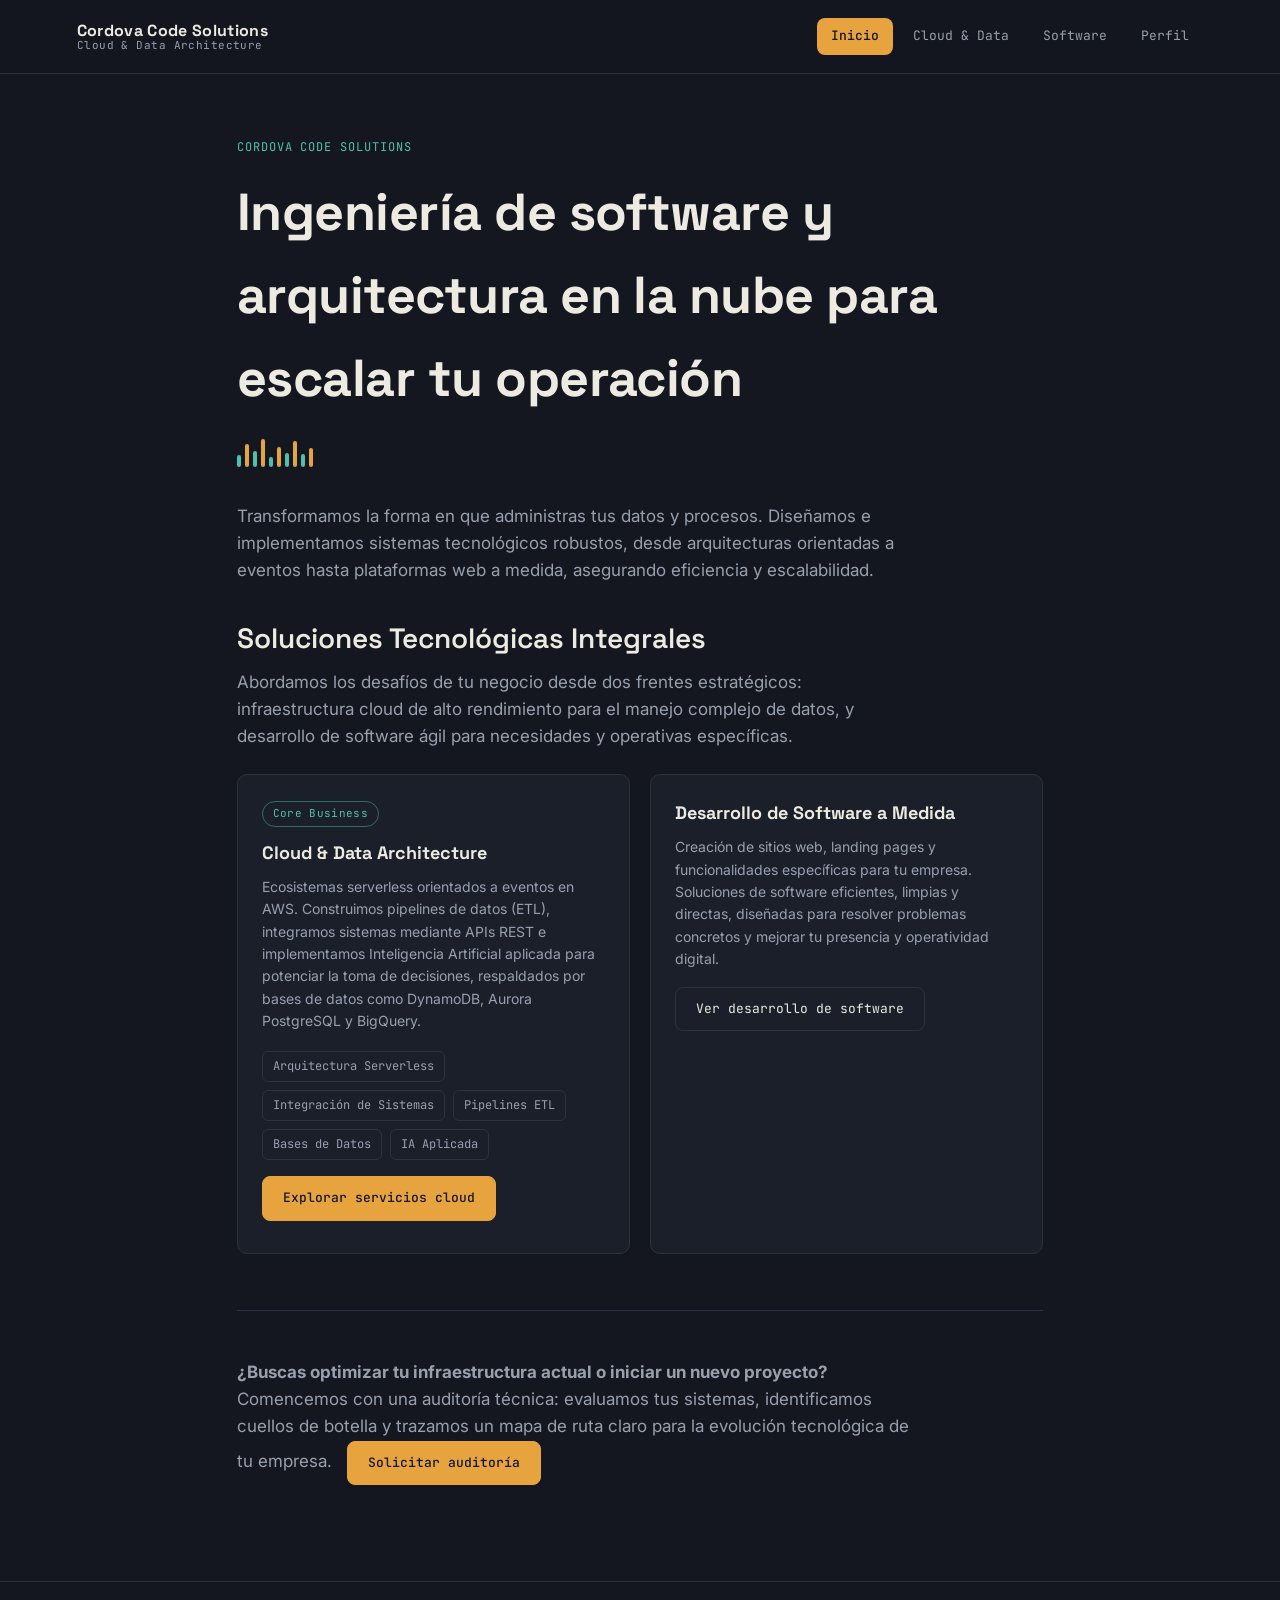
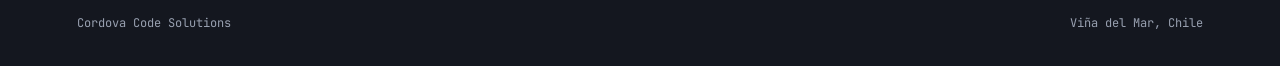
<file: index.html>
<!DOCTYPE html>
<html lang="es">
<head>
<meta charset="UTF-8">
<meta name="viewport" content="width=device-width, initial-scale=1.0">
<title>Cordova Code Solutions — Arquitectura Cloud y Software a Medida</title>
<meta name="description" content="Diseño de arquitectura serverless en AWS, automatización de procesos, pipelines de datos y desarrollo de software a medida para escalar tu negocio.">
<link rel="icon" type="image/svg+xml" href="assets/favicon.svg">
<meta property="og:type" content="website">
<meta property="og:url" content="https://cordovacodes.com/">
<meta property="og:title" content="Cordova Code Solutions — Arquitectura Cloud y Software a Medida">
<meta property="og:description" content="Diseño de arquitectura serverless en AWS, automatización de procesos, pipelines de datos y desarrollo de software a medida para escalar tu negocio.">
<meta property="og:image" content="https://cordovacodes.com/assets/og-image.svg">
<meta property="og:image:type" content="image/svg+xml">
<link rel="preconnect" href="https://fonts.googleapis.com">
<link rel="preconnect" href="https://fonts.gstatic.com" crossorigin>
<link href="https://fonts.googleapis.com/css2?family=Space+Grotesk:wght@400;500;600;700&family=Inter:wght@400;500;600&family=JetBrains+Mono:wght@400;500&display=swap" rel="stylesheet">
<link rel="stylesheet" href="assets/styles.css">
</head>
<body>

<header>
  <a class="brand" href="index.html">
    <span class="brand-main">Cordova Code Solutions</span>
    <span class="brand-sub">Cloud &amp; Data Architecture</span>
  </a>
  <button class="nav-toggle" id="navToggle" aria-label="Abrir menú" aria-expanded="false">☰</button>
  <nav id="mainNav">
    <a href="index.html" aria-current="page">Inicio</a>
    <a href="cloud.html">Cloud &amp; Data</a>
    <a href="software.html">Software</a>
    <a href="perfil.html">Perfil</a>
  </nav>
</header>

<main>
  <section class="page" id="inicio">
    <p class="eyebrow">Cordova Code Solutions</p>
    <h1>Ingeniería de software y arquitectura en la nube para escalar tu operación</h1>
    <div class="pulse" aria-hidden="true">
      <span></span><span></span><span></span><span></span><span></span>
      <span></span><span></span><span></span><span></span><span></span>
    </div>
    <p class="lede">
      Transformamos la forma en que administras tus datos y procesos. Diseñamos e implementamos sistemas tecnológicos robustos, desde arquitecturas orientadas a eventos hasta plataformas web a medida, asegurando eficiencia y escalabilidad.
    </p>

    <div class="band" style="margin-top:0;padding-top:0;border-top:none;">
      <h2>Soluciones Tecnológicas Integrales</h2>
      <p class="lede" style="margin-bottom:24px;">
        Abordamos los desafíos de tu negocio desde dos frentes estratégicos: infraestructura cloud de alto rendimiento para el manejo complejo de datos, y desarrollo de software ágil para necesidades y operativas específicas.
      </p>
      <div class="cards">
        <div class="card">
          <span class="status">Core Business</span>
          <h3>Cloud &amp; Data Architecture</h3>
          <p>
            Ecosistemas serverless orientados a eventos en AWS. Construimos pipelines de datos (ETL), integramos sistemas mediante APIs REST e implementamos Inteligencia Artificial aplicada para potenciar la toma de decisiones, respaldados por bases de datos como DynamoDB, Aurora PostgreSQL y BigQuery.
          </p>
          <div class="chips">
            <span class="chip">Arquitectura Serverless</span>
            <span class="chip">Integración de Sistemas</span>
            <span class="chip">Pipelines ETL</span>
            <span class="chip">Bases de Datos</span>
            <span class="chip">IA Aplicada</span>
          </div>
          <div class="btn-row" style="margin-top:16px;">
            <a class="btn primary" href="cloud.html">Explorar servicios cloud</a>
          </div>
        </div>

        <div class="card">
          <h3>Desarrollo de Software a Medida</h3>
          <p>
            Creación de sitios web, landing pages y funcionalidades específicas para tu empresa. Soluciones de software eficientes, limpias y directas, diseñadas para resolver problemas concretos y mejorar tu presencia y operatividad digital.
          </p>
          <div class="btn-row" style="margin-top:16px;">
            <a class="btn" href="software.html">Ver desarrollo de software</a>
          </div>
        </div>
      </div>
    </div>

    <div class="band">
      <p class="lede" style="margin-bottom:0;">
        <strong>¿Buscas optimizar tu infraestructura actual o iniciar un nuevo proyecto?</strong><br>
        Comencemos con una auditoría técnica: evaluamos tus sistemas, identificamos cuellos de botella y trazamos un mapa de ruta claro para la evolución tecnológica de tu empresa.
        <a class="btn primary" href="mailto:diego@cordovacodes.com" style="margin-left:10px;">Solicitar auditoría</a>
      </p>
    </div>
  </section>
</main>

<footer>
  <span>Cordova Code Solutions</span>
  <span>Viña del Mar, Chile</span>
</footer>

<script src="assets/script.js"></script>
</body>
</html>
</file>
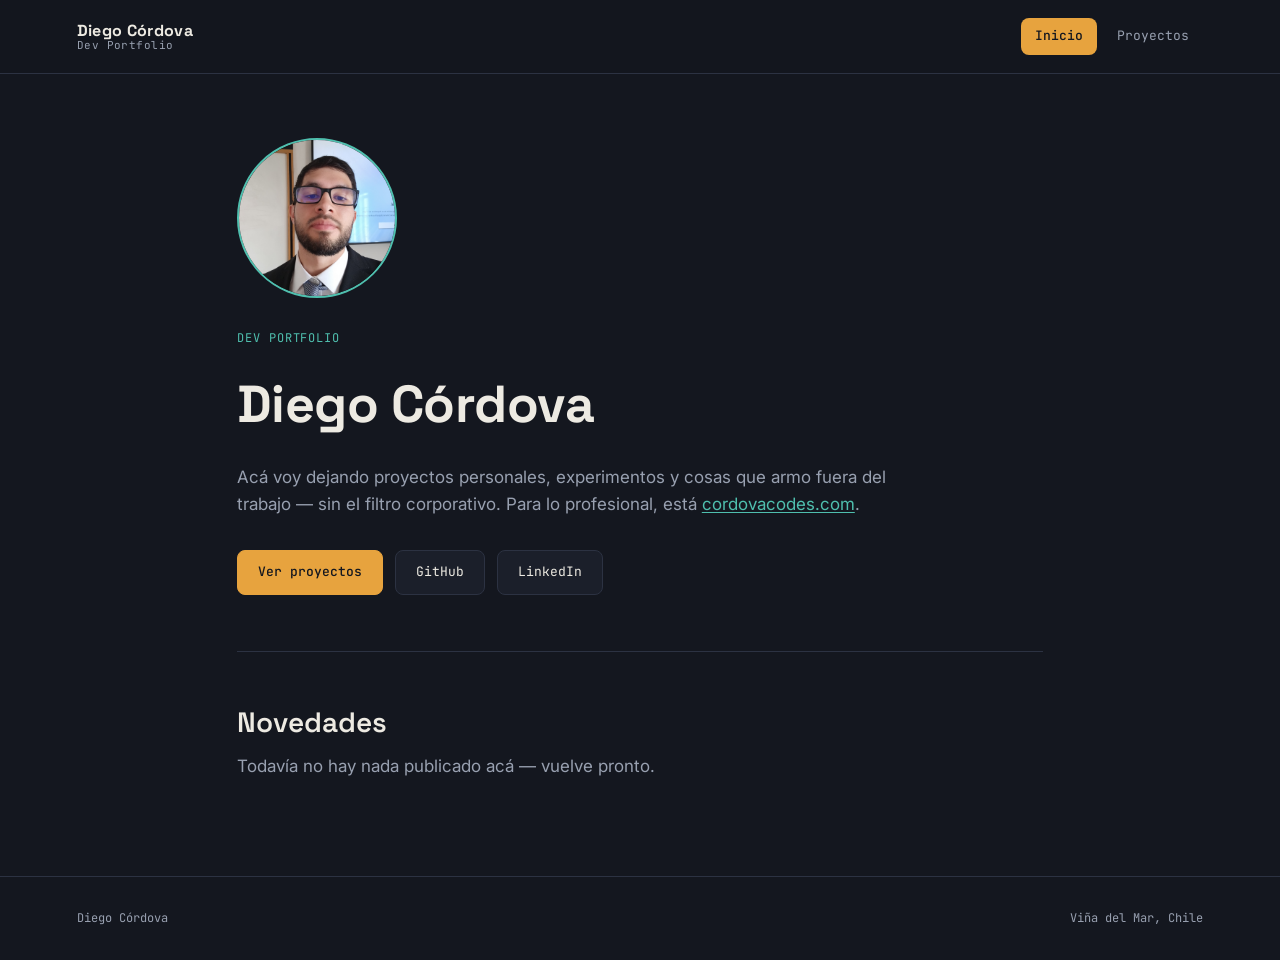
<file: dev/index.html>
<!DOCTYPE html>
<html lang="es">
<head>
<meta charset="UTF-8">
<meta name="viewport" content="width=device-width, initial-scale=1.0">
<title>Diego Córdova — Dev Portfolio</title>
<meta name="description" content="Proyectos personales, experimentos y cosas que Diego Córdova va armando fuera del trabajo.">
<link rel="icon" type="image/svg+xml" href="../assets/favicon.svg">
<link rel="preconnect" href="https://fonts.googleapis.com">
<link rel="preconnect" href="https://fonts.gstatic.com" crossorigin>
<link href="https://fonts.googleapis.com/css2?family=Space+Grotesk:wght@400;500;600;700&family=Inter:wght@400;500;600&family=JetBrains+Mono:wght@400;500&display=swap" rel="stylesheet">
<link rel="stylesheet" href="../assets/styles.css">
</head>
<body>

<header>
  <a class="brand" href="index.html">
    <span class="brand-main">Diego Córdova</span>
    <span class="brand-sub">Dev Portfolio</span>
  </a>
  <button class="nav-toggle" id="navToggle" aria-label="Abrir menú" aria-expanded="false">☰</button>
  <nav id="mainNav">
    <a href="index.html" aria-current="page">Inicio</a>
    <a href="proyectos.html">Proyectos</a>
  </nav>
</header>

<main>
  <section class="page" id="dev-inicio">
    <img class="dev-photo" src="../assets/img/diego_formal.jpg" alt="Diego Córdova" width="160" height="160">
    <p class="eyebrow">Dev Portfolio</p>
    <h1>Diego Córdova</h1>
    <p class="lede">
      Acá voy dejando proyectos personales, experimentos y cosas que armo fuera del trabajo —
      sin el filtro corporativo. Para lo profesional, está
      <a class="text-link" href="https://cordovacodes.com">cordovacodes.com</a>.
    </p>
    <div class="btn-row">
      <a class="btn primary" href="proyectos.html">Ver proyectos</a>
      <a class="btn" href="https://github.com/dcordovao" target="_blank" rel="noopener">GitHub</a>
      <a class="btn" href="https://www.linkedin.com/in/dcordovao" target="_blank" rel="noopener">LinkedIn</a>
    </div>

    <div class="band">
      <h2>Novedades</h2>
      <p class="lede" style="margin-bottom:0;">
        Todavía no hay nada publicado acá — vuelve pronto.
      </p>
    </div>
  </section>
</main>

<footer>
  <span>Diego Córdova</span>
  <span>Viña del Mar, Chile</span>
</footer>

<script src="../assets/script.js"></script>
</body>
</html>
</file>
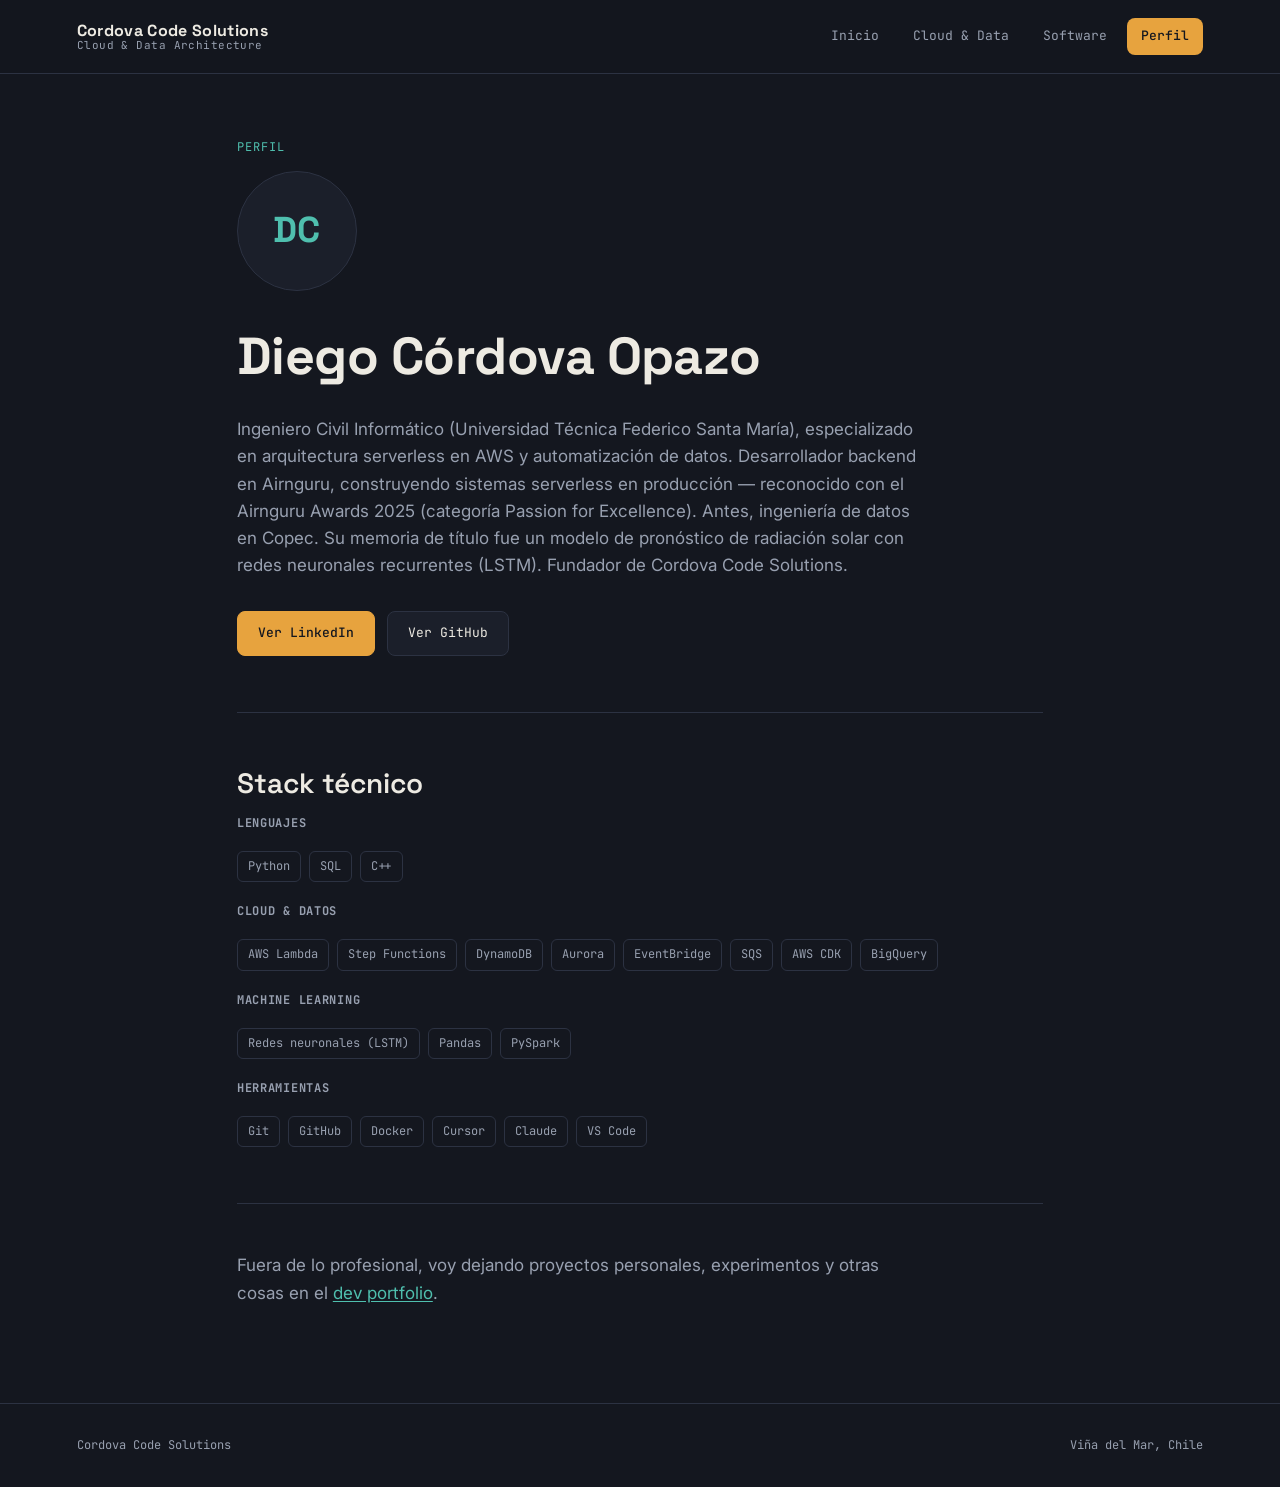
<file: perfil.html>
<!DOCTYPE html>
<html lang="es">
<head>
<meta charset="UTF-8">
<meta name="viewport" content="width=device-width, initial-scale=1.0">
<title>Perfil — Diego Córdova Opazo</title>
<meta name="description" content="Perfil de Diego Córdova Opazo, fundador de Cordova Code Solutions: stack técnico y link a LinkedIn.">
<link rel="icon" type="image/svg+xml" href="assets/favicon.svg">
<meta property="og:type" content="website">
<meta property="og:url" content="https://cordovacodes.com/perfil.html">
<meta property="og:title" content="Perfil — Diego Córdova Opazo">
<meta property="og:description" content="Perfil de Diego Córdova Opazo, fundador de Cordova Code Solutions: stack técnico y link a LinkedIn.">
<meta property="og:image" content="https://cordovacodes.com/assets/og-image.svg">
<meta property="og:image:type" content="image/svg+xml">
<link rel="preconnect" href="https://fonts.googleapis.com">
<link rel="preconnect" href="https://fonts.gstatic.com" crossorigin>
<link href="https://fonts.googleapis.com/css2?family=Space+Grotesk:wght@400;500;600;700&family=Inter:wght@400;500;600&family=JetBrains+Mono:wght@400;500&display=swap" rel="stylesheet">
<link rel="stylesheet" href="assets/styles.css">
</head>
<body>

<header>
  <a class="brand" href="index.html">
    <span class="brand-main">Cordova Code Solutions</span>
    <span class="brand-sub">Cloud &amp; Data Architecture</span>
  </a>
  <button class="nav-toggle" id="navToggle" aria-label="Abrir menú" aria-expanded="false">☰</button>
  <nav id="mainNav">
    <a href="index.html">Inicio</a>
    <a href="cloud.html">Cloud &amp; Data</a>
    <a href="software.html">Software</a>
    <a href="perfil.html" aria-current="page">Perfil</a>
  </nav>
</header>

<main>
  <section class="page" id="perfil">
    <p class="eyebrow">Perfil</p>
    <!-- TODO(Diego): reemplazar por <img class="avatar" src="assets/img/tu-foto.jpg" alt="Diego Córdova Opazo"> cuando tengas una foto formal -->
    <div class="avatar" aria-hidden="true">DC</div>
    <h1>Diego Córdova Opazo</h1>
    <p class="lede">
      Ingeniero Civil Informático (Universidad Técnica Federico Santa María), especializado en
      arquitectura serverless en AWS y automatización de datos. Desarrollador backend en Airnguru,
      construyendo sistemas serverless en producción — reconocido con el Airnguru Awards 2025
      (categoría Passion for Excellence). Antes, ingeniería de datos en Copec. Su memoria de título
      fue un modelo de pronóstico de radiación solar con redes neuronales recurrentes (LSTM).
      Fundador de Cordova Code Solutions.
    </p>
    <div class="btn-row">
      <a class="btn primary" href="https://www.linkedin.com/in/dcordovao" target="_blank" rel="noopener">Ver LinkedIn</a>
      <a class="btn" href="https://github.com/dcordovao" target="_blank" rel="noopener">Ver GitHub</a>
    </div>

    <div class="band">
      <h2>Stack técnico</h2>
      <div class="stack-group">
        <h4>Lenguajes</h4>
        <div class="chips">
          <span class="chip">Python</span><span class="chip">SQL</span><span class="chip">C++</span>
        </div>
      </div>
      <div class="stack-group">
        <h4>Cloud &amp; Datos</h4>
        <div class="chips">
          <span class="chip">AWS Lambda</span><span class="chip">Step Functions</span>
          <span class="chip">DynamoDB</span><span class="chip">Aurora</span>
          <span class="chip">EventBridge</span><span class="chip">SQS</span>
          <span class="chip">AWS CDK</span><span class="chip">BigQuery</span>
        </div>
      </div>
      <div class="stack-group">
        <h4>Machine Learning</h4>
        <div class="chips">
          <span class="chip">Redes neuronales (LSTM)</span><span class="chip">Pandas</span>
          <span class="chip">PySpark</span>
        </div>
      </div>
      <div class="stack-group">
        <h4>Herramientas</h4>
        <div class="chips">
          <span class="chip">Git</span><span class="chip">GitHub</span><span class="chip">Docker</span>
          <span class="chip">Cursor</span><span class="chip">Claude</span><span class="chip">VS Code</span>
        </div>
      </div>
    </div>

    <div class="band">
      <p class="lede" style="margin-bottom:0;">
        Fuera de lo profesional, voy dejando proyectos personales, experimentos y otras cosas en el
        <a class="text-link" href="dev/index.html" target="_blank" rel="noopener">dev portfolio</a>.
      </p>
    </div>
  </section>
</main>

<footer>
  <span>Cordova Code Solutions</span>
  <span>Viña del Mar, Chile</span>
</footer>

<script src="assets/script.js"></script>
</body>
</html>
</file>
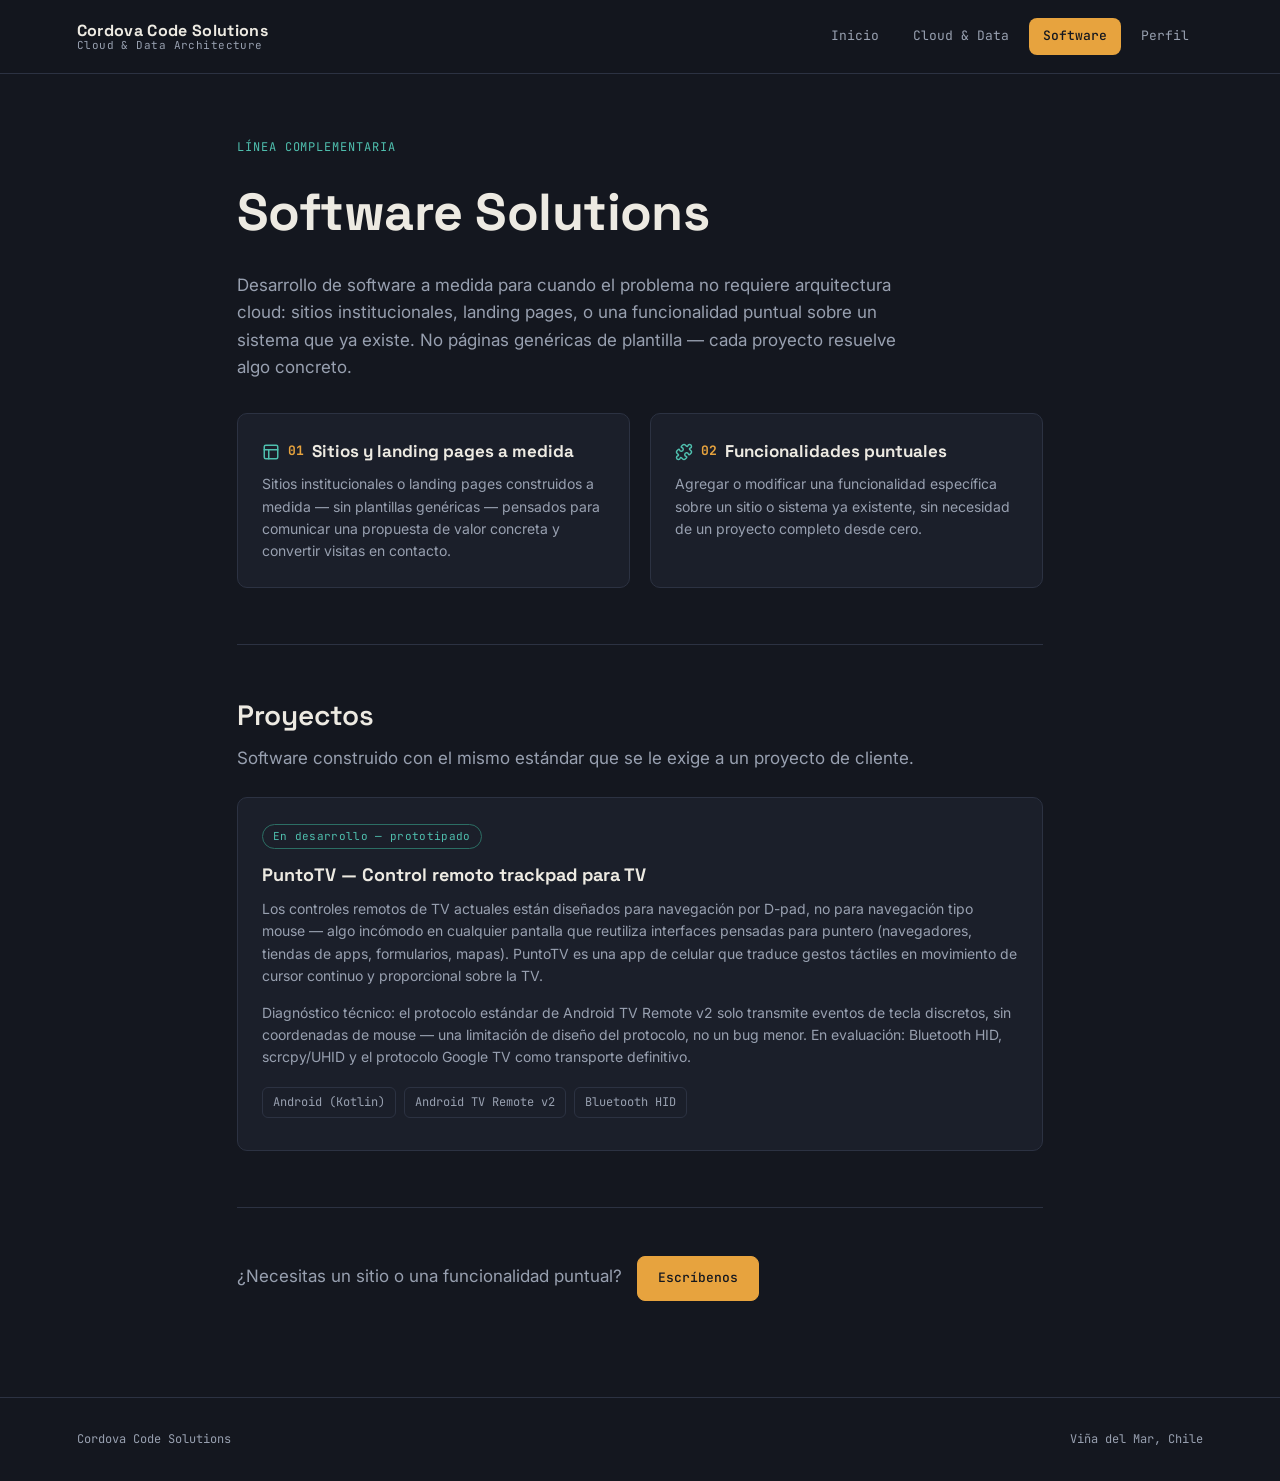
<file: software.html>
<!DOCTYPE html>
<html lang="es">
<head>
<meta charset="UTF-8">
<meta name="viewport" content="width=device-width, initial-scale=1.0">
<title>Software Solutions — Cordova Code Solutions</title>
<meta name="description" content="Desarrollo de software a medida: landing pages y sitios con un propósito claro, y funcionalidades puntuales que faltan en un sistema existente — sin plantillas genéricas.">
<link rel="icon" type="image/svg+xml" href="assets/favicon.svg">
<meta property="og:type" content="website">
<meta property="og:url" content="https://cordovacodes.com/software.html">
<meta property="og:title" content="Software Solutions — Cordova Code Solutions">
<meta property="og:description" content="Desarrollo de software a medida: landing pages y sitios con un propósito claro, y funcionalidades puntuales que faltan en un sistema existente — sin plantillas genéricas.">
<meta property="og:image" content="https://cordovacodes.com/assets/og-image.svg">
<meta property="og:image:type" content="image/svg+xml">
<link rel="preconnect" href="https://fonts.googleapis.com">
<link rel="preconnect" href="https://fonts.gstatic.com" crossorigin>
<link href="https://fonts.googleapis.com/css2?family=Space+Grotesk:wght@400;500;600;700&family=Inter:wght@400;500;600&family=JetBrains+Mono:wght@400;500&display=swap" rel="stylesheet">
<link rel="stylesheet" href="assets/styles.css">
</head>
<body>

<header>
  <a class="brand" href="index.html">
    <span class="brand-main">Cordova Code Solutions</span>
    <span class="brand-sub">Cloud &amp; Data Architecture</span>
  </a>
  <button class="nav-toggle" id="navToggle" aria-label="Abrir menú" aria-expanded="false">☰</button>
  <nav id="mainNav">
    <a href="index.html">Inicio</a>
    <a href="cloud.html">Cloud &amp; Data</a>
    <a href="software.html" aria-current="page">Software</a>
    <a href="perfil.html">Perfil</a>
  </nav>
</header>

<main>
  <section class="page" id="software">
    <p class="eyebrow">Línea complementaria</p>
    <h1>Software Solutions</h1>
    <p class="lede">
      Desarrollo de software a medida para cuando el problema no requiere arquitectura cloud:
      sitios institucionales, landing pages, o una funcionalidad puntual sobre un sistema que ya
      existe. No páginas genéricas de plantilla — cada proyecto resuelve algo concreto.
    </p>

    <!-- Íconos: Lucide (ISC License) https://lucide.dev -->
    <div class="cards">
      <div class="service">
        <h3><svg class="icon" viewBox="0 0 24 24" fill="none" stroke="currentColor" stroke-width="2" stroke-linecap="round" stroke-linejoin="round" aria-hidden="true"><rect width="18" height="18" x="3" y="3" rx="2" /><path d="M3 9h18" /><path d="M9 21V9" /></svg><span class="num">01</span> Sitios y landing pages a medida</h3>
        <p>
          Sitios institucionales o landing pages construidos a medida — sin plantillas genéricas —
          pensados para comunicar una propuesta de valor concreta y convertir visitas en contacto.
        </p>
      </div>

      <div class="service">
        <h3><svg class="icon" viewBox="0 0 24 24" fill="none" stroke="currentColor" stroke-width="2" stroke-linecap="round" stroke-linejoin="round" aria-hidden="true"><path d="M15.39 4.39a1 1 0 0 0 1.68-.474 2.5 2.5 0 1 1 3.014 3.015 1 1 0 0 0-.474 1.68l1.683 1.682a2.414 2.414 0 0 1 0 3.414L19.61 15.39a1 1 0 0 1-1.68-.474 2.5 2.5 0 1 0-3.014 3.015 1 1 0 0 1 .474 1.68l-1.683 1.682a2.414 2.414 0 0 1-3.414 0L8.61 19.61a1 1 0 0 0-1.68.474 2.5 2.5 0 1 1-3.014-3.015 1 1 0 0 0 .474-1.68l-1.683-1.682a2.414 2.414 0 0 1 0-3.414L4.39 8.61a1 1 0 0 1 1.68.474 2.5 2.5 0 1 0 3.014-3.015 1 1 0 0 1-.474-1.68l1.683-1.682a2.414 2.414 0 0 1 3.414 0z" /></svg><span class="num">02</span> Funcionalidades puntuales</h3>
        <p>
          Agregar o modificar una funcionalidad específica sobre un sitio o sistema ya existente,
          sin necesidad de un proyecto completo desde cero.
        </p>
      </div>
    </div>

    <div class="band">
      <h2>Proyectos</h2>
      <p class="lede" style="margin-bottom:24px;">
        Software construido con el mismo estándar que se le exige a un proyecto de cliente.
      </p>
      <div class="cards">
        <div class="card">
          <span class="status">En desarrollo — prototipado</span>
          <h3>PuntoTV — Control remoto trackpad para TV</h3>
          <p>
            Los controles remotos de TV actuales están diseñados para navegación por D-pad, no para
            navegación tipo mouse — algo incómodo en cualquier pantalla que reutiliza interfaces
            pensadas para puntero (navegadores, tiendas de apps, formularios, mapas). PuntoTV es una
            app de celular que traduce gestos táctiles en movimiento de cursor continuo y
            proporcional sobre la TV.
          </p>
          <p>
            Diagnóstico técnico: el protocolo estándar de Android TV Remote v2 solo transmite
            eventos de tecla discretos, sin coordenadas de mouse — una limitación de diseño del
            protocolo, no un bug menor. En evaluación: Bluetooth HID, scrcpy/UHID y el protocolo
            Google TV como transporte definitivo.
          </p>
          <div class="chips">
            <span class="chip">Android (Kotlin)</span>
            <span class="chip">Android TV Remote v2</span>
            <span class="chip">Bluetooth HID</span>
          </div>
        </div>
      </div>
    </div>

    <div class="band">
      <p class="lede" style="margin-bottom:0;">
        ¿Necesitas un sitio o una funcionalidad puntual?
        <a class="btn primary" href="mailto:diego@cordovacodes.com" style="margin-left:10px;">Escríbenos</a>
      </p>
    </div>
  </section>
</main>

<footer>
  <span>Cordova Code Solutions</span>
  <span>Viña del Mar, Chile</span>
</footer>

<script src="assets/script.js"></script>
</body>
</html>
</file>
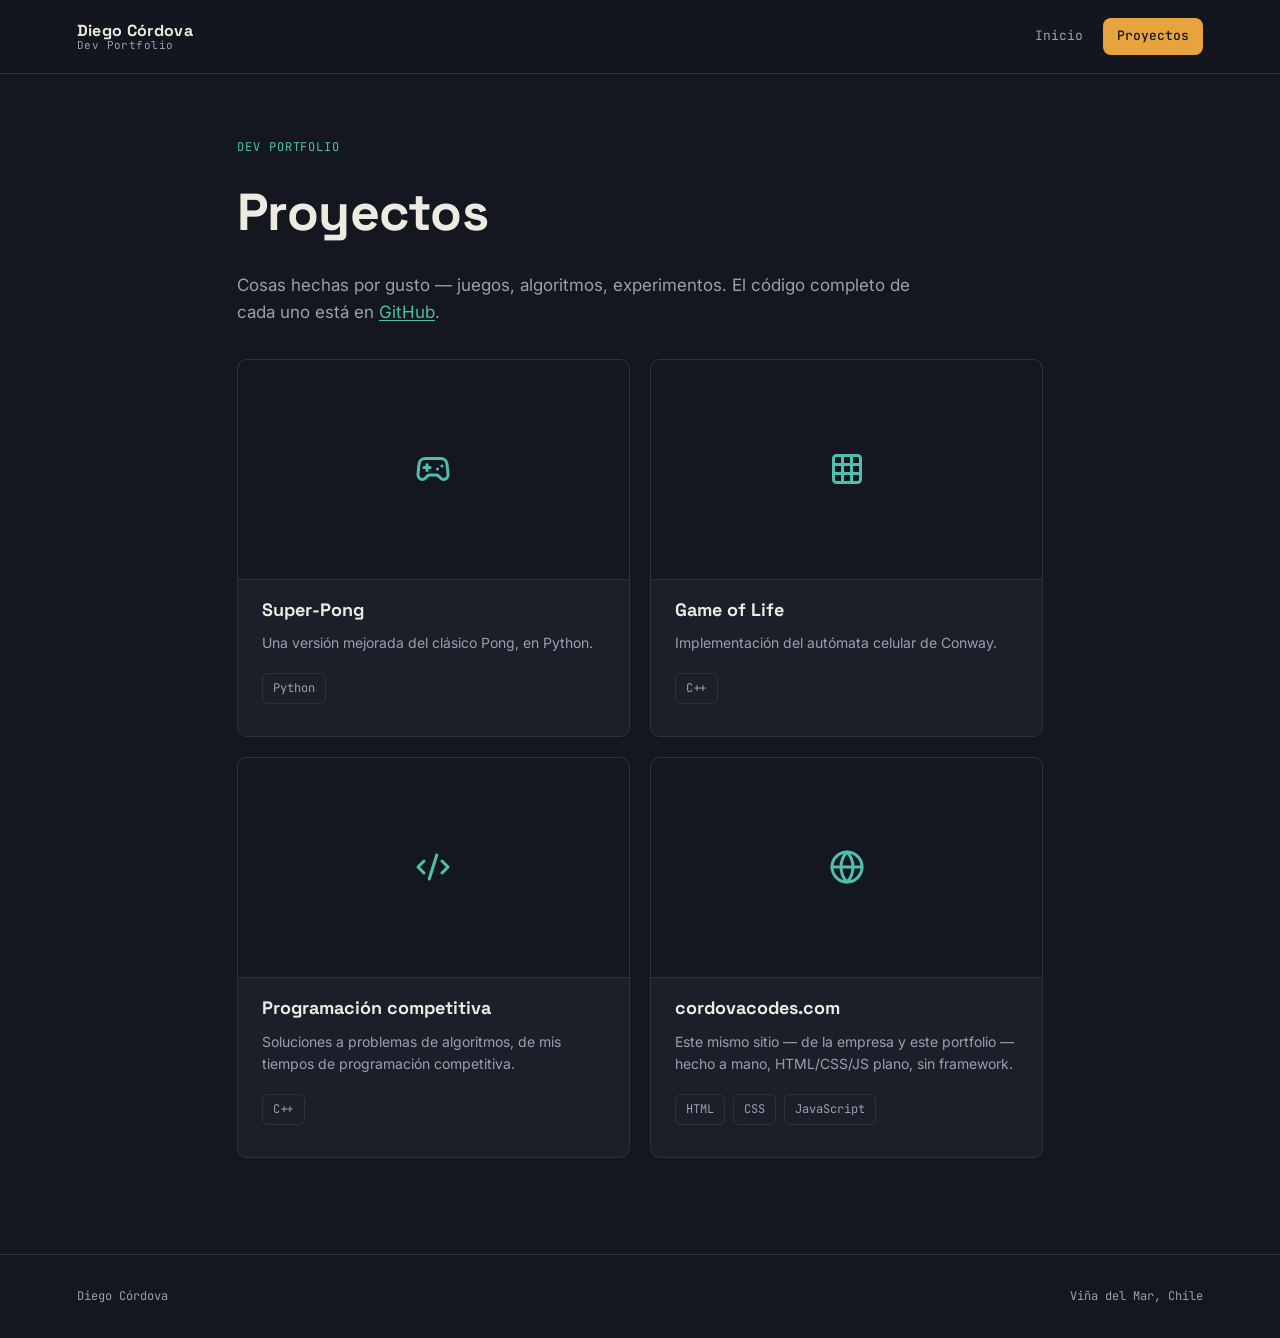
<file: dev/proyectos.html>
<!DOCTYPE html>
<html lang="es">
<head>
<meta charset="UTF-8">
<meta name="viewport" content="width=device-width, initial-scale=1.0">
<title>Proyectos — Dev Portfolio de Diego Córdova</title>
<meta name="description" content="Proyectos personales de Diego Córdova: juegos, algoritmos y experimentos.">
<link rel="icon" type="image/svg+xml" href="../assets/favicon.svg">
<link rel="preconnect" href="https://fonts.googleapis.com">
<link rel="preconnect" href="https://fonts.gstatic.com" crossorigin>
<link href="https://fonts.googleapis.com/css2?family=Space+Grotesk:wght@400;500;600;700&family=Inter:wght@400;500;600&family=JetBrains+Mono:wght@400;500&display=swap" rel="stylesheet">
<link rel="stylesheet" href="../assets/styles.css">
</head>
<body>

<header>
  <a class="brand" href="index.html">
    <span class="brand-main">Diego Córdova</span>
    <span class="brand-sub">Dev Portfolio</span>
  </a>
  <button class="nav-toggle" id="navToggle" aria-label="Abrir menú" aria-expanded="false">☰</button>
  <nav id="mainNav">
    <a href="index.html">Inicio</a>
    <a href="proyectos.html" aria-current="page">Proyectos</a>
  </nav>
</header>

<main>
  <section class="page" id="dev-proyectos">
    <p class="eyebrow">Dev Portfolio</p>
    <h1>Proyectos</h1>
    <p class="lede">
      Cosas hechas por gusto — juegos, algoritmos, experimentos. El código completo de cada uno
      está en <a class="text-link" href="https://github.com/dcordovao" target="_blank" rel="noopener">GitHub</a>.
    </p>

    <!-- TODO(Diego): reemplazar los .project-thumb (ícono) por <img> con capturas reales cuando las tengas -->
    <div class="cards">
      <a class="card project-card" href="https://github.com/dcordovao/Super-Pong" target="_blank" rel="noopener">
        <div class="project-thumb" aria-hidden="true">
          <svg viewBox="0 0 24 24" fill="none" stroke="currentColor" stroke-width="2" stroke-linecap="round" stroke-linejoin="round"><line x1="6" x2="10" y1="11" y2="11" /><line x1="8" x2="8" y1="9" y2="13" /><line x1="15" x2="15.01" y1="12" y2="12" /><line x1="18" x2="18.01" y1="10" y2="10" /><path d="M17.32 5H6.68a4 4 0 0 0-3.978 3.59c-.006.052-.01.101-.017.152C2.604 9.416 2 14.456 2 16a3 3 0 0 0 3 3c1 0 1.5-.5 2-1l1.414-1.414A2 2 0 0 1 9.828 16h4.344a2 2 0 0 1 1.414.586L17 18c.5.5 1 1 2 1a3 3 0 0 0 3-3c0-1.545-.604-6.584-.685-7.258-.007-.05-.011-.1-.017-.151A4 4 0 0 0 17.32 5z" /></svg>
        </div>
        <h3>Super-Pong</h3>
        <p>Una versión mejorada del clásico Pong, en Python.</p>
        <div class="chips"><span class="chip">Python</span></div>
      </a>

      <a class="card project-card" href="https://github.com/dcordovao/gameoflife" target="_blank" rel="noopener">
        <div class="project-thumb" aria-hidden="true">
          <svg viewBox="0 0 24 24" fill="none" stroke="currentColor" stroke-width="2" stroke-linecap="round" stroke-linejoin="round"><rect width="18" height="18" x="3" y="3" rx="2" /><path d="M3 9h18" /><path d="M3 15h18" /><path d="M9 3v18" /><path d="M15 3v18" /></svg>
        </div>
        <h3>Game of Life</h3>
        <p>Implementación del autómata celular de Conway.</p>
        <div class="chips"><span class="chip">C++</span></div>
      </a>

      <a class="card project-card" href="https://github.com/dcordovao/programacion-competitiva" target="_blank" rel="noopener">
        <div class="project-thumb" aria-hidden="true">
          <svg viewBox="0 0 24 24" fill="none" stroke="currentColor" stroke-width="2" stroke-linecap="round" stroke-linejoin="round"><path d="m18 16 4-4-4-4" /><path d="m6 8-4 4 4 4" /><path d="m14.5 4-5 16" /></svg>
        </div>
        <h3>Programación competitiva</h3>
        <p>Soluciones a problemas de algoritmos, de mis tiempos de programación competitiva.</p>
        <div class="chips"><span class="chip">C++</span></div>
      </a>

      <a class="card project-card" href="https://github.com/dcordovao/cordova-code-website" target="_blank" rel="noopener">
        <div class="project-thumb" aria-hidden="true">
          <svg viewBox="0 0 24 24" fill="none" stroke="currentColor" stroke-width="2" stroke-linecap="round" stroke-linejoin="round"><circle cx="12" cy="12" r="10" /><path d="M12 2a14.5 14.5 0 0 0 0 20 14.5 14.5 0 0 0 0-20" /><path d="M2 12h20" /></svg>
        </div>
        <h3>cordovacodes.com</h3>
        <p>Este mismo sitio — de la empresa y este portfolio — hecho a mano, HTML/CSS/JS plano, sin framework.</p>
        <div class="chips"><span class="chip">HTML</span><span class="chip">CSS</span><span class="chip">JavaScript</span></div>
      </a>
    </div>
  </section>
</main>

<footer>
  <span>Diego Córdova</span>
  <span>Viña del Mar, Chile</span>
</footer>

<script src="../assets/script.js"></script>
</body>
</html>
</file>
<file: assets/styles.css>
:root{
  --bg:#14171F;
  --bg-alt:#1B1F2A;
  --line:#2C3242;
  --text:#EDEAE2;
  --text-dim:#98A0B0;
  --amber:#E7A33E;
  --teal:#4FBFAE;
  --teal-dim:#2C6E64;
  --radius:10px;
  --font-display:'Space Grotesk',sans-serif;
  --font-body:'Inter',sans-serif;
  --font-mono:'JetBrains Mono',monospace;
}
*{box-sizing:border-box;}
html{scroll-behavior:smooth;}
body{
  margin:0;
  background:var(--bg);
  color:var(--text);
  font-family:var(--font-body);
  line-height:1.6;
  -webkit-font-smoothing:antialiased;
}
a{color:inherit;text-decoration:none;}
.text-link{color:var(--teal);text-decoration:underline;text-underline-offset:2px;}
.text-link:hover{color:var(--amber);}
::selection{background:var(--amber);color:#14171F;}

header{
  position:sticky;top:0;z-index:50;
  display:flex;align-items:center;justify-content:space-between;
  padding:18px 6vw;
  background:rgba(20,23,31,0.88);
  backdrop-filter:blur(8px);
  border-bottom:1px solid var(--line);
}
.brand{display:flex;flex-direction:column;line-height:1.1;}
.brand-main{font-size:16px;font-weight:700;letter-spacing:0.02em;font-family:var(--font-display);}
.brand-sub{font-family:var(--font-mono);font-size:11px;color:var(--text-dim);letter-spacing:0.04em;}
nav{display:flex;gap:6px;}
nav a{
  font-family:var(--font-mono);
  font-size:13px;
  background:none;border:none;color:var(--text-dim);
  padding:8px 14px;border-radius:8px;cursor:pointer;
  transition:color .2s ease, background .2s ease;
  display:inline-block;
}
nav a:hover{color:var(--text);background:var(--bg-alt);}
nav a[aria-current="page"]{color:var(--bg);background:var(--amber);font-weight:500;}
nav a:focus-visible, .brand:focus-visible, .btn:focus-visible{
  outline:2px solid var(--teal);outline-offset:2px;
}
.nav-toggle{display:none;background:none;border:1px solid var(--line);color:var(--text);border-radius:8px;padding:6px 10px;font-size:16px;cursor:pointer;}

main{max-width:960px;margin:0 auto;padding:0 6vw;}
section.page{padding:64px 0 96px;animation:fadeIn .5s ease;}
@keyframes fadeIn{from{opacity:0;transform:translateY(6px);}to{opacity:1;transform:translateY(0);}}
@media (prefers-reduced-motion:reduce){
  section.page{animation:none;}
  html{scroll-behavior:auto;}
}

.eyebrow{
  font-family:var(--font-mono);font-size:12px;color:var(--teal);
  letter-spacing:0.08em;text-transform:uppercase;margin:0 0 14px;
}
h1{
  font-family:var(--font-display);font-size:clamp(32px,5vw,52px);
  font-weight:700;margin:0 0 18px;letter-spacing:-0.01em;
}
h2{
  font-family:var(--font-display);font-size:clamp(22px,3vw,28px);
  font-weight:600;margin:0 0 8px;
}
.lede{font-size:17px;color:var(--text-dim);max-width:62ch;margin:0 0 32px;}

.pulse{display:flex;align-items:flex-end;gap:4px;height:28px;margin:0 0 36px;}
.pulse span{
  width:4px;border-radius:2px;
  background:var(--amber);
  animation:pulse 1.4s ease-in-out infinite;
}
.pulse span:nth-child(odd){background:var(--teal);}
.pulse span:nth-child(1){height:40%;animation-delay:0s;}
.pulse span:nth-child(2){height:80%;animation-delay:.1s;}
.pulse span:nth-child(3){height:55%;animation-delay:.2s;}
.pulse span:nth-child(4){height:100%;animation-delay:.3s;}
.pulse span:nth-child(5){height:35%;animation-delay:.4s;}
.pulse span:nth-child(6){height:70%;animation-delay:.5s;}
.pulse span:nth-child(7){height:50%;animation-delay:.6s;}
.pulse span:nth-child(8){height:90%;animation-delay:.7s;}
.pulse span:nth-child(9){height:45%;animation-delay:.8s;}
.pulse span:nth-child(10){height:65%;animation-delay:.9s;}
@keyframes pulse{0%,100%{transform:scaleY(0.4);}50%{transform:scaleY(1);}}
@media (prefers-reduced-motion:reduce){
  .pulse span{animation:none;}
}

.btn-row{display:flex;gap:12px;flex-wrap:wrap;margin-bottom:8px;}
.btn{
  font-family:var(--font-mono);font-size:13px;
  padding:11px 20px;border-radius:8px;cursor:pointer;border:1px solid var(--line);
  background:var(--bg-alt);color:var(--text);
  transition:border-color .2s ease, transform .15s ease;
  display:inline-block;
}
.btn:hover{border-color:var(--amber);transform:translateY(-1px);}
.btn.primary{background:var(--amber);color:#14171F;border-color:var(--amber);font-weight:500;}
.btn.primary:hover{border-color:var(--teal);}

.chips{display:flex;flex-wrap:wrap;gap:8px;margin:18px 0 8px;}
.chip{
  font-family:var(--font-mono);font-size:12px;color:var(--text-dim);
  border:1px solid var(--line);border-radius:6px;padding:5px 10px;
}

.band{
  margin-top:56px;padding-top:48px;border-top:1px solid var(--line);
}
.cards{display:grid;grid-template-columns:repeat(auto-fit,minmax(260px,1fr));gap:20px;margin-top:24px;}
.card{
  background:var(--bg-alt);border:1px solid var(--line);border-radius:var(--radius);
  padding:24px;
}
.card h3{font-family:var(--font-display);font-size:18px;margin:0 0 8px;}
.card p{color:var(--text-dim);font-size:14px;margin:0 0 14px;}
.status{
  display:inline-block;font-family:var(--font-mono);font-size:11px;
  color:var(--teal);border:1px solid var(--teal-dim);border-radius:20px;
  padding:3px 10px;margin-bottom:12px;letter-spacing:0.03em;
}

.stack-group{margin-bottom:20px;}
.stack-group h4{font-family:var(--font-mono);font-size:12px;color:var(--text-dim);text-transform:uppercase;letter-spacing:0.06em;margin:0 0 10px;}

.hobby-grid{display:grid;grid-template-columns:repeat(auto-fit,minmax(220px,1fr));gap:16px;margin-top:20px;}
.hobby{
  background:var(--bg-alt);border:1px solid var(--line);border-radius:var(--radius);
  padding:20px;display:flex;gap:14px;align-items:flex-start;
}
.hobby-mark{
  width:8px;height:8px;border-radius:50%;margin-top:6px;flex-shrink:0;
  background:var(--amber);
}
.hobby:nth-child(even) .hobby-mark{background:var(--teal);}
.hobby h4{font-family:var(--font-display);font-size:15px;margin:0 0 4px;}
.hobby p{font-size:13px;color:var(--text-dim);margin:0;}

.service{
  background:var(--bg-alt);border:1px solid var(--line);border-radius:var(--radius);
  padding:24px;
}
.service h3{font-family:var(--font-display);font-size:17px;margin:0 0 8px;display:flex;align-items:center;gap:8px;}
.service .num{font-family:var(--font-mono);color:var(--amber);font-size:13px;}
.service p{color:var(--text-dim);font-size:14px;margin:0;}
.service.entry{border-color:var(--teal-dim);}
.icon{width:18px;height:18px;flex-shrink:0;color:var(--teal);}

.mermaid{
  display:flex;justify-content:center;
  background:var(--bg-alt);border:1px solid var(--line);border-radius:var(--radius);
  padding:24px;overflow-x:auto;
}

details{border-bottom:1px solid var(--line);padding:14px 0;}
details:first-of-type{border-top:1px solid var(--line);}
details summary{
  font-family:var(--font-display);font-size:15px;font-weight:600;
  cursor:pointer;list-style:none;display:flex;align-items:center;justify-content:space-between;gap:12px;
}
details summary::-webkit-details-marker{display:none;}
details summary::after{content:'+';font-family:var(--font-mono);color:var(--teal);font-size:18px;flex-shrink:0;}
details[open] summary::after{content:'\2013';}
details p{color:var(--text-dim);font-size:14px;margin:10px 0 0;}

.avatar{
  width:120px;height:120px;border-radius:50%;
  background:var(--bg-alt);border:1px solid var(--line);
  display:flex;align-items:center;justify-content:center;
  font-family:var(--font-display);font-size:36px;font-weight:700;color:var(--teal);
  margin-bottom:24px;
}
.dev-photo{
  width:160px;height:160px;border-radius:50%;
  object-fit:cover;border:2px solid var(--teal);
  margin-bottom:24px;
}

.project-card{display:block;transition:border-color .2s ease, transform .15s ease;}
.project-card:hover{border-color:var(--amber);transform:translateY(-2px);}
.project-thumb{
  aspect-ratio:16/9;border-radius:var(--radius) var(--radius) 0 0;
  background:var(--bg);border-bottom:1px solid var(--line);
  display:flex;align-items:center;justify-content:center;
  margin:-24px -24px 16px;
}
.project-thumb svg{width:36px;height:36px;color:var(--teal);}

footer{
  border-top:1px solid var(--line);padding:32px 6vw;
  font-family:var(--font-mono);font-size:12px;color:var(--text-dim);
  display:flex;justify-content:space-between;flex-wrap:wrap;gap:8px;
}

@media (max-width:640px){
  header{padding:16px 5vw;}
  nav{
    position:absolute;top:100%;left:0;right:0;
    flex-direction:column;background:var(--bg-alt);
    border-bottom:1px solid var(--line);
    padding:8px;display:none;
  }
  nav.open{display:flex;}
  .nav-toggle{display:block;}
  section.page{padding:44px 0 64px;}
}
</file>
